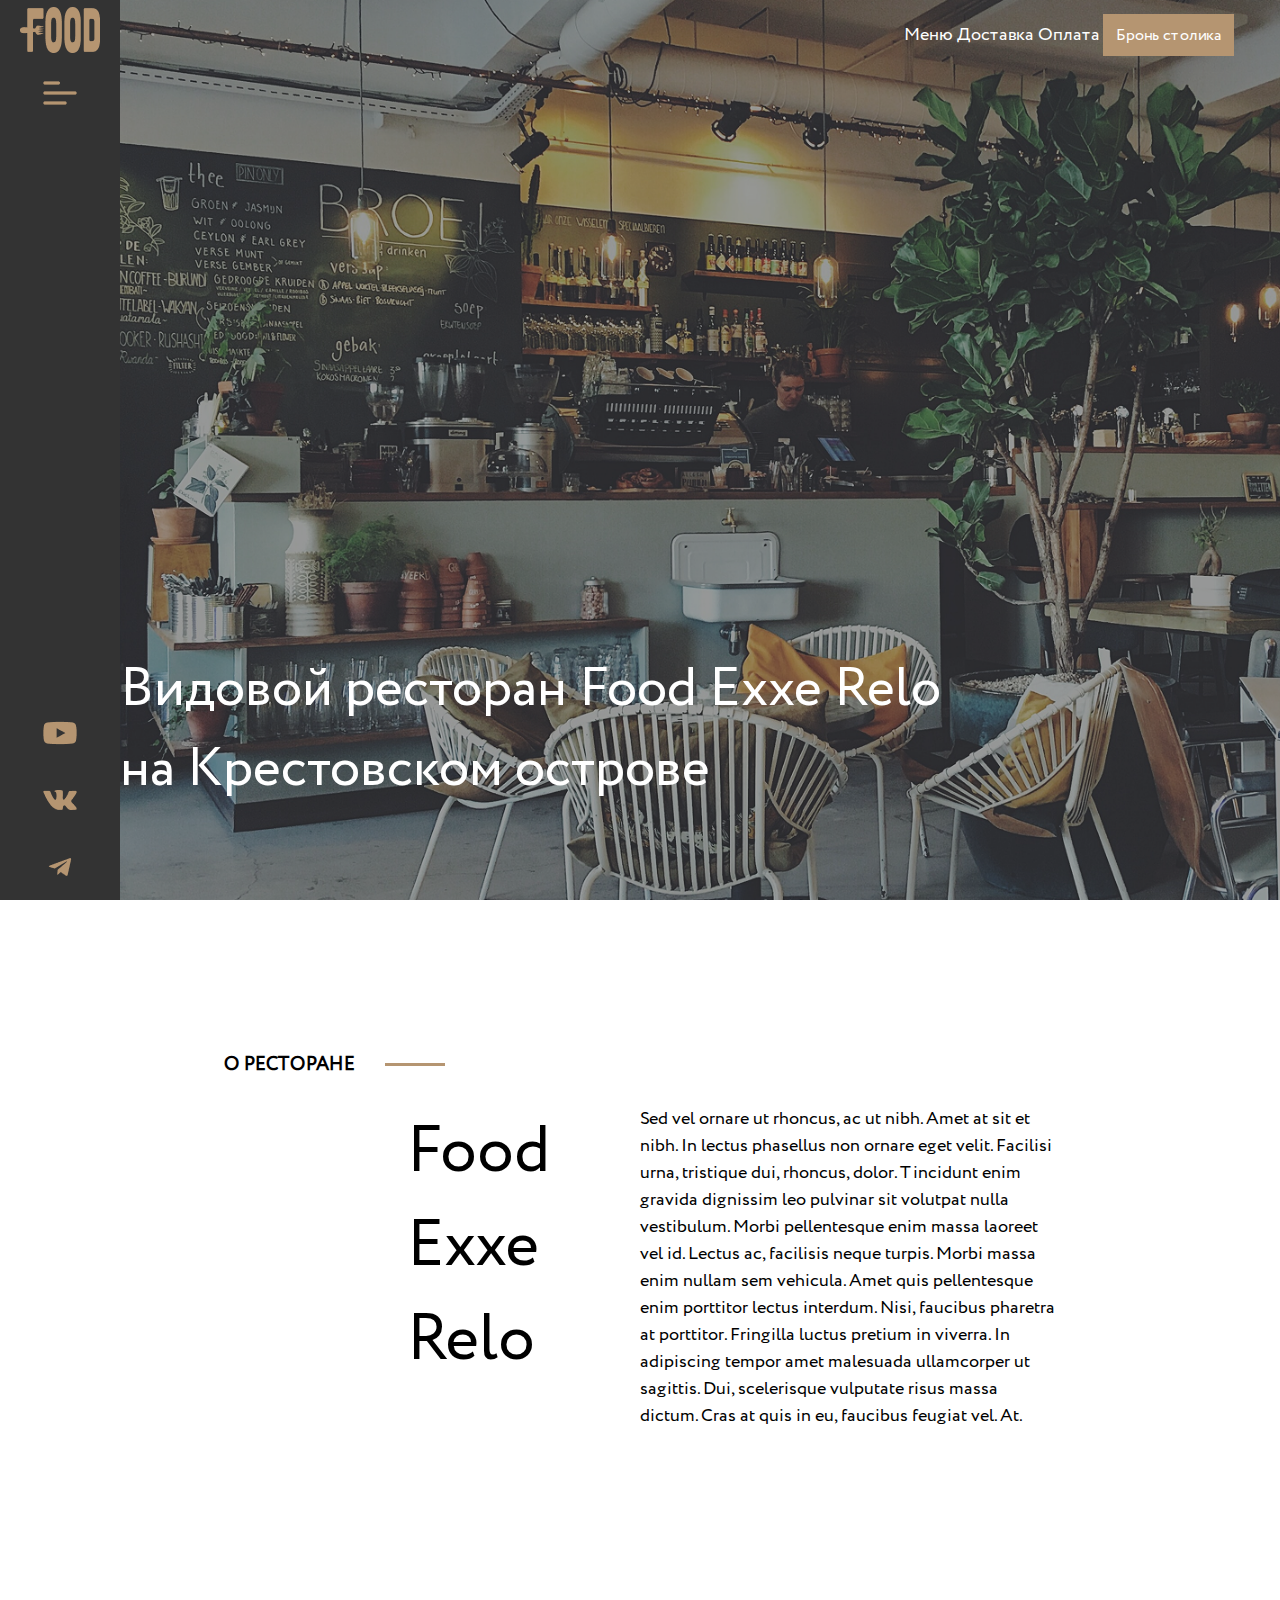
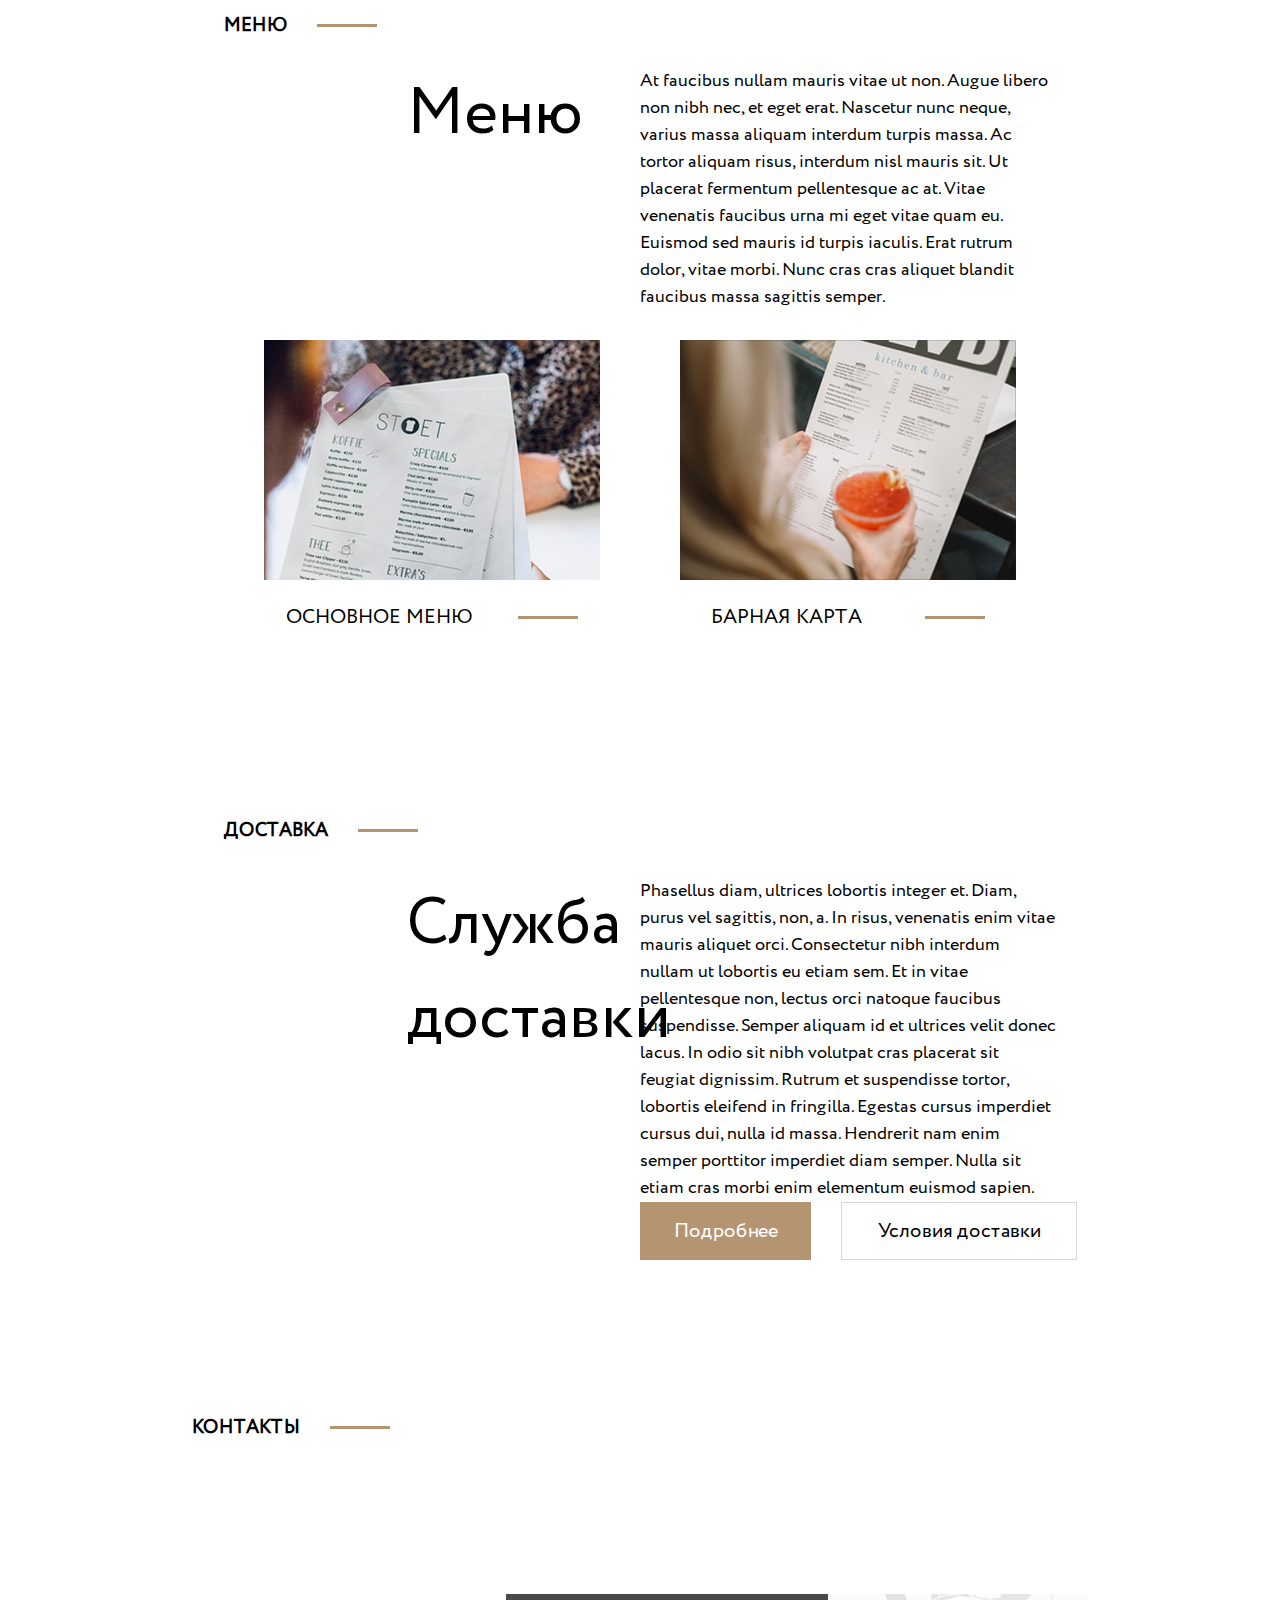
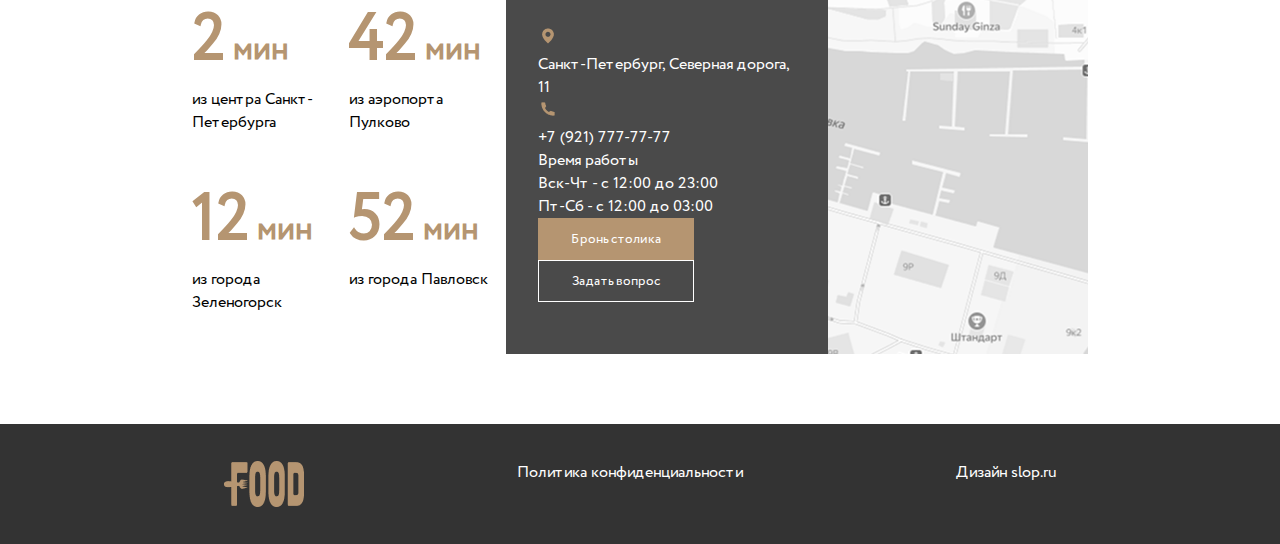
<file: index.html>
<!DOCTYPE html>
<html lang="en">
<head>
    <meta charset="UTF-8">
    <meta name="viewport" content="width=device-width, initial-scale=1.0">
    <title>Food</title>
    <link rel="stylesheet" href="style.css">
</head>
<body>
    <main>
        <section class="greed">
            <div class="left_panel">
                <div class="inside_left_panel">
                    <div class="logo_menu">
                        <a href="./index.html"><img src="./images/first/left_panel/logo.png" alt=""></a>
                        <img src="./images/first/left_panel/menu_left.png" alt="">
                    </div>
                    <div class="icons_menu">
                        <img src="./images/first/left_panel/yt_icon.png" alt="">
                        <img src="./images/first/left_panel/vk_icon.png" alt="">
                        <img src="./images/first/left_panel/tg_icon.png" alt="">
                    </div>
                </div>
            </div>
            <div class="nadpis">
                <h1>Видовой ресторан Food Exxe Relo на Крестовском острове</h1>
            </div>
            <div class="flux">
                <div class="bron">
                    <ul>
                        <li><a href="">Меню</a></li>
                        <li><a href="./dostavka/index.html">Доставка</a></li>
                        <li><a href="">Оплата</a></li>
                    </ul>
                    <button>Бронь столика</button>
                </div>
            </div>
        </section>

        <section class="o_restorane">
            <div class="about_main">
                <div class="about_nadpis">
                    <h3>О РЕСТОРАНЕ </h3>
                    <img src="./images/o_restorane/rectangle1.png" alt="">
                </div>
                <div class="about_text">
                    <div class="food_exxe">
                        <h1>Food Exxe Relo</h1>
                    </div>
                    <div class="food_exxe_text">
                        <p>Sed vel ornare ut rhoncus, ac ut nibh. Amet at sit et nibh. 
                            In lectus phasellus non ornare eget velit. Facilisi urna, 
                            tristique dui, rhoncus, dolor. Tincidunt enim gravida dignissim leo 
                            pulvinar sit volutpat nulla vestibulum.
Morbi pellentesque enim massa laoreet vel id. Lectus ac, 
facilisis neque turpis. Morbi massa enim nullam sem vehicula. 
Amet quis pellentesque enim porttitor lectus interdum. Nisi, 
faucibus pharetra at porttitor. Fringilla luctus pretium in viverra. 
In adipiscing tempor amet malesuada ullamcorper ut sagittis. Dui, 
scelerisque vulputate risus massa dictum. Cras at quis in eu, faucibus 
feugiat vel. At.</p>
                    </div>
                </div>
            </div>
        </section>

        <section class="menu">
            <div class="menu_main">
                <div class="about_nadpis">
                    <h3>МЕНЮ </h3>
                    <img src="./images/o_restorane/rectangle1.png" alt="">
                </div>
                <div class="menu_text">
                    <div class="menut">
                        <h1>Меню</h1>
                    </div>
                    <div class="menut_text">
                        <p>At faucibus nullam mauris vitae ut non. Augue libero non nibh nec, et 
                            eget erat. Nascetur nunc neque, varius massa aliquam interdum turpis 
                            massa. Ac tortor aliquam risus, interdum nisl mauris sit. Ut placerat fermentum 
                            pellentesque ac at. Vitae venenatis faucibus urna mi eget vitae quam eu. 
                            Euismod sed mauris id turpis iaculis. Erat rutrum dolor, vitae morbi.
Nunc cras cras aliquet blandit faucibus massa sagittis semper. </p>
                    </div>
                </div>
                <div class="two_menu">
                    <div class="left_menu">
                        <img src="./images/menu/menu1.png" alt="">
                        <div class="menu_nadpis">
                            <h2>ОСНОВНОЕ МЕНЮ </h2>
                            <img src="./images/o_restorane/rectangle1.png" alt="">
                        </div>
                    </div>
                    <div class="right_menu">
                        <img src="./images/menu/menu2.png" alt="">
                        <div class="menu_nadpis">
                            <h2>БАРНАЯ КАРТА </h2>
                            <img src="./images/o_restorane/rectangle1.png" alt="">
                        </div>
                    </div>
                </div>
            </div>
        </section>

        <section class="dostavka">
            <div class="dostavka_main">
                <div class="dostavka_nadpis">
                    <h3>ДОСТАВКА </h3>
                    <img src="./images/o_restorane/rectangle1.png" alt="">
                </div>
                <div class="dostavka_text">
                    <div class="delivery">
                        <h1>Служба доставки</h1>
                    </div>
                    <div class="delivery_text">
                        <p>Phasellus diam, ultrices lobortis integer et. Diam, purus vel sagittis, non, a. 
                            In risus, venenatis enim vitae mauris aliquet orci. Consectetur nibh interdum 
                            nullam ut lobortis eu etiam sem. Et in vitae pellentesque non, lectus orci natoque 
                            faucibus suspendisse. Semper aliquam id et ultrices velit donec lacus. In odio 
                            sit nibh volutpat cras placerat sit feugiat dignissim. Rutrum et suspendisse 
                            tortor, lobortis eleifend in fringilla. Egestas cursus imperdiet cursus dui, 
                            nulla id massa. Hendrerit nam enim semper porttitor imperdiet diam semper. Nulla 
                            sit etiam cras morbi enim elementum euismod sapien.</p>
                        <div class="dostavka_buttons">
                            <button class="button_dost1">Подробнее</button>
                            <button class="button_dost2">Условия доставки</button>
                        </div>
                    </div>
                </div>
            </div>
        </section>

        <section class="contacts">
            <div class="contacts_main">
                <div class="contacts_nadpis">
                    <h3>КОНТАКТЫ </h3>
                    <img src="./images/o_restorane/rectangle1.png" alt="">
                </div>
                <div class="contacts_text">
                    <div class="contact_left">
                        <div class="peter_zelen">
                            <div class="peter">
                                <div class="mins_con"><h2><span>2</span> мин</h2></div>
                                <div class="gorod_con"><p>из центра Санкт-Петербурга</p></div>
                            </div>
                            <div class="peter">
                                <div class="mins_con"><h2><span>12</span> мин</h2></div>
                                <div class="gorod_con"><p>из города Зеленогорск</p></div>
                            </div>
                        </div>
                        <div class="pulkovo_pavlovsk">
                            <div class="peter">
                                <div class="mins_con"><h2><span>42</span> мин</h2></div>
                                <div class="gorod_con"><p>из аэропорта Пулково</p></div>
                            </div>
                            <div class="peter">
                                <div class="mins_con"><h2><span>52</span> мин</h2></div>
                                <div class="gorod_con"><p>из города Павловск</p></div>
                            </div>
                        </div>
                    </div>
                    <div class="bron_stol">
                        <div class="bron_stol_ins">
                            <div class="adress">
                                <div class="geo">
                                    <img src="./images/map/geo.png" alt="">
                                    <p>Санкт-Петербург, Северная дорога, 11 </p>
                                </div>
                                <div class="phone">
                                    <img src="./images/map/phone.png" alt="">
                                    <p>+7 (921) 777-77-77 </p>
                                </div>
                            </div>
                            <div class="vremya">
                                <p>Время работы</p>
                                <div class="vsk">
                                    <p>Вск-Чт - с 12:00 до 23:00</p>
                                </div>
                                <div class="pt">
                                    <p>Пт-Сб - с 12:00 до 03:00</p>
                                </div>
                            </div>
                            <div class="buttons_bron">
                                <button class="button_bron1">Бронь столика</button>
                                <button class="button_bron2">Задать вопрос</button>
                            </div>
                        </div>
                    </div>
                    <div class="contact_map">
                        <div class="my_map">
                        </div>
                    </div>
                </div>
            </div>
        </section>
    </main>

    <footer>
        <div class="footer_ins">
            <img src="./images/first/left_panel/logo.png" alt="">
            <a href="">Политика конфиденциальности</a>
            <p>Дизайн slop.ru</p>
        </div>
    </footer>
</body>
</html>
</file>
<file: style.css>
@font-face {
  font-family: 'Circe';
  src: url('fonts/circe.woff2') format('woff2');
  font-weight: normal;
  font-style: normal;
}
@font-face {
  font-family: 'Circe_bold';
  src: url('fonts/circe_bold.woff2') format('woff2');
  font-weight: normal;
  font-style: normal;
}
*{
    margin: 0;
    padding: 0;
    box-sizing: border-box;
    font-family: "Circe", sans-serif;
    font-optical-sizing: auto;
    font-weight: weight;
    font-style: normal;
}
nav div{
    display: flex;

}
.nadpis h1{
    color: white;
    font-size: 3.375rem;
    font-weight: 500;
    width: 900px;
}
.nadpis{
    width: 67%;
    height: 90%;
    display: flex;
    align-items: end;
    justify-content: center;
}
.greed{
    height: 100vh;
    background-image: url(./images/first/background.png);
    background-repeat: no-repeat;
    background-size: cover;
    position: relative;
    display: flex;
}
.left_panel{
    height: 100%;
    width: 120px;
    display: flex;
    flex-direction: column;
    background-color: #333333;
    position: relative;
}
.inside_left_panel{
    height: 200%;
    display: flex;
    flex-direction: column;
    justify-content: space-between;
}
.logo_menu{
    width: 100%;
    height: 120px;
    margin: 0 auto;
    align-items: center;
    display: flex;
    flex-direction: column;
    justify-content: space-around;
}
.icons_menu{
    width: 100%;
    height: 200px;
    display: flex;
    flex-direction: column;
    justify-content: space-around;
    align-items: center;
}
.icons_menu img{
    width: 40px;
    height: 40px;
}
.flux{
    width: 20%;
    height: 70px;
    display: flex;
    align-items: center;
    justify-content: right;
}
.flux a{
    color: white;
    font-size: 1.125rem;
    cursor: pointer;
    transition: 0.3s ease;
}
.flux a:hover{
    font-size: 1.325rem;
}
.bron{
    width: 500px;
    height: 42px;
    display: flex;
    justify-content: space-between;
}
.bron ul{
    align-items: center;
    width: 67%;
    display: flex;
    justify-content: space-around;
}
li{
    list-style: none;
}
a{
    text-decoration: none;
}
.bron button{
    font-size: 1rem;
    font-weight: 500;
    color: white;
    width: 145px;
    height: 42px;
    background-color: #b59571;
    border-style: none;
    cursor: pointer;
    transition: 0.3s ease;
}
.bron button:hover{
    font-size: 1.15rem;
    width: 155px;
    height: 48px;
}


.about_nadpis{
    display: flex;
    align-items: center;
    gap: 30px;
    width: 224px;
}
.about_nadpis h2{
    font-weight: 500;
    font-size: 1.25rem;
}
.about_nadpis img{
    width: 60px;
    height: 3px;
}
.o_restorane{
    width:65%;
    height: 681px;
    margin: 0 auto;
    display: flex;
    align-items: center;
}
.about_main{
    height: 406px;
    width: 100%;
    display: flex;
    flex-direction: column;
    justify-content: space-around;
}
.about_text{
    display: flex;
}
.food_exxe{
    width: 50%;
    justify-items: center;
}
.food_exxe h1{
    font-size: 4rem;
    font-weight: 580;
    width: 50px;
}
.food_exxe_text{
    width: 50%;
}
.food_exxe_text p{
    font-size: 1.125rem;
    line-height: 1.5;
}

.menu_nadpis{
    display: flex;
    align-items: center;
    justify-content: space-around;
    width: 336px;
}
.menu_nadpis h2{
    font-weight: 500;
    font-size: 1.25rem;
}
.menu{
    width:65%;
    height: 681px;
    margin: 0 auto;
    display: flex;
    align-items: center;
}
.menu_main{
    height: 620px;
    width: 100%;
    display: flex;
    flex-direction: column;
    justify-content: space-between
}
.menu_text{
    display: flex;
}
.menut{
    width: 50%;
    justify-items: center;
}
.menut h1{
    font-size: 4rem;
    font-weight: 580;
    width: 50px;
}
.menut_text{
    width: 50%;
}
.menut_text p{
    font-size: 1.125rem;
    line-height: 1.5;
}
.two_menu{
    display: flex;
    justify-content: space-around;
}
.two_menu h2{
    font-size: 1.25rem;
}
.left_menu, .right_menu{
    height: 292px;
    display: flex;
    flex-direction: column;
    justify-content: space-between;
    transition: 0.3s ease;
    cursor: pointer;
}
.left_menu:hover{
    height: 305px;
}
.right_menu:hover{
    height: 305px;
}


.dostavka_nadpis{
    display: flex;
    align-items: center;
    gap: 30px;
    width: 224px;
}
.dostavka_nadpis h2{
    font-weight: 500;
    font-size: 1.25rem;
}
.dostavka_nadpis img{
    width: 60px;
    height: 3px;
}
.dostavka{
    width:65%;
    height: 681px;
    margin: 0 auto;
    display: flex;
    align-items: center;
}
.dostavka_main{
    height: 406px;
    width: 100%;
    display: flex;
    flex-direction: column;
    justify-content: space-around;
}
.dostavka_text{
    display: flex;
}
.delivery{
    width: 50%;
    justify-items: center;
}
.delivery h1{
    font-size: 4rem;
    font-weight: 580;
    width: 50px;
}
.delivery_text{
    width: 50%;
    height: 310px;
    display: flex;
    flex-direction: column;
    justify-content: space-between;
}
.delivery_text p{
    font-size: 1.125rem;
    line-height: 1.5;
}
.dostavka_buttons{
    width: 437px;
    display: flex;
    justify-content: space-between;
}
.button_dost1{
    width: 171px;
    height: 58px;
    font-size: 1.25rem;
    border-style: none;
    cursor: pointer;
    transition: 0.3s;
    background-color: #b59571;
    color: white;
}
.logo_menu button{
    background: none;
    border: none;
    cursor: pointer;
}
.button_dost1:hover{
    width: 160px;
    height: 52px;
    font-size: 1.125rem;
}
.button_dost2{
    width: 236px;
    height: 58px;
    font-size: 1.25rem;
    border-style: none;
    cursor: pointer;
    transition: 0.3s ease;
    background-color: white;
    border: 1px solid #D6D6D6;
}
.button_dost2:hover{
    width: 224px;
    height: 52px;
    font-size: 1.125rem;
}


.contacts_nadpis{
    display: flex;
    align-items: center;
    gap: 30px;
    width: 224px;
}
.contacts_nadpis h2{
    font-weight: 500;
    font-size: 1.25rem;
}
.contacts_nadpis img{
    width: 60px;
    height: 3px;
}
.contacts{
    width: 70%;
    height: 681px;
    margin: 0 auto;
    display: flex;
    align-items: center;
    justify-content: flex-start
}
.contacts_main{
    height: 540px;
    width: 100%;
    display: flex;
    flex-direction: column;
    justify-content: space-between;
}
.contacts_text{
    display: flex;
    justify-content: space-between;
}
.contact_left{
    display: flex;
    align-items: center;
    margin: 0 auto;
}
.contact_left h2{
    color: #b59571;
    font-size: 2rem;
}
.contact_left span{
    font-size: 4rem;
}
.peter{
    width: 157px;
    height: 180px;
}
.bron_stol{
  background-color: #4a4a4a;
  color: white;
  width: 420px;
  padding: 32px;
}
.contact_map{
    width: 40%;
    background-image: url(./images/map/map.png);
    background-repeat: no-repeat;
    z-index: 1;
}
.my_map{
    width: 20%;
}
.button_bron1{
    width: 156px;
    height: 42px;
    background-color: #b59571;
    border-style: none;
    cursor: pointer;
    transition: 0.3s ease;
    color: white;
}
.button_bron1:hover{
    width: 180px;
    height: 50px;
    font-size: 1.125rem;
}
.button_bron2{
    width: 156px;
    height: 42px;
    background: none;
    border-style: none;
    cursor: pointer;
    transition: 0.3s ease;
    color: white;
    border: 1px solid white;
}
.button_bron2:hover{
    width: 180px;
    height: 50px;
    font-size: 1.125rem;
}



footer{
    width: 100%;
    height: 120px;
    background-color: #333333;
    align-content: center;
}
.footer_ins{
    margin: 0 auto;
    width: 65%;
    display: flex;
    justify-content: space-between;
}
footer a{
    color: white;
}
footer p{
    color: white;
}
</file>
